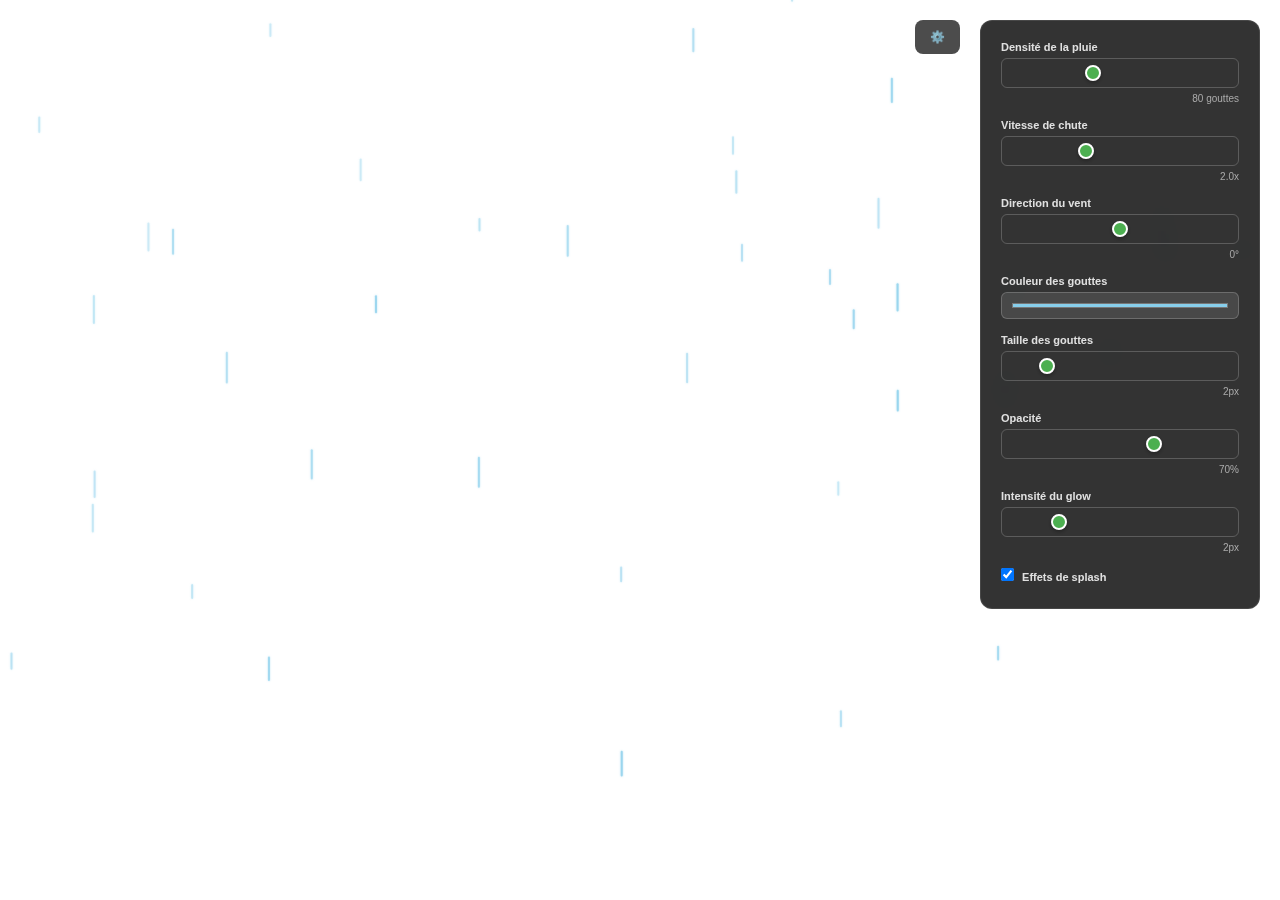
<file: rain.html>
<!DOCTYPE html>
<html lang="fr">
<head>
    <meta charset="UTF-8">
    <meta name="viewport" content="width=device-width, initial-scale=1.0">
    <title>🌧️ Rain Effect - MyWallpaper</title>
    <style>
        * {
            margin: 0;
            padding: 0;
            box-sizing: border-box;
        }

        body, html {
            height: 100vh;
            width: 100vw;
            overflow: hidden;
            background: transparent;
            font-family: 'Segoe UI', Tahoma, Geneva, Verdana, sans-serif;
        }

        #rainCanvas {
            position: absolute;
            top: 0;
            left: 0;
            width: 100%;
            height: 100%;
            z-index: 1000;
            pointer-events: none;
        }

        .controls {
            position: fixed;
            top: 20px;
            right: 20px;
            background: rgba(0, 0, 0, 0.8);
            color: white;
            padding: 20px;
            border-radius: 12px;
            backdrop-filter: blur(10px);
            border: 1px solid rgba(255, 255, 255, 0.1);
            min-width: 280px;
            z-index: 1001;
            font-size: 12px;
            transition: all 0.3s ease;
        }

        .controls:hover {
            background: rgba(0, 0, 0, 0.9);
        }

        .control-group {
            margin-bottom: 15px;
        }

        .control-group:last-child {
            margin-bottom: 0;
        }

        .control-label {
            display: block;
            margin-bottom: 5px;
            font-weight: 600;
            color: #e0e0e0;
            font-size: 11px;
        }

        .control-input {
            width: 100%;
            padding: 6px 8px;
            border: 1px solid rgba(255, 255, 255, 0.2);
            border-radius: 6px;
            background: rgba(255, 255, 255, 0.1);
            color: white;
            font-size: 12px;
            transition: border-color 0.3s ease;
        }

        .control-input:focus {
            outline: none;
            border-color: #4CAF50;
            box-shadow: 0 0 5px rgba(76, 175, 80, 0.3);
        }

        input[type="range"] {
            -webkit-appearance: none;
            background: transparent;
            cursor: pointer;
        }

        input[type="range"]::-webkit-slider-track {
            background: rgba(255, 255, 255, 0.2);
            height: 4px;
            border-radius: 2px;
        }

        input[type="range"]::-webkit-slider-thumb {
            -webkit-appearance: none;
            background: #4CAF50;
            height: 16px;
            width: 16px;
            border-radius: 50%;
            cursor: pointer;
            border: 2px solid white;
            box-shadow: 0 2px 4px rgba(0, 0, 0, 0.3);
        }

        .value-display {
            font-size: 10px;
            color: #aaa;
            text-align: right;
            margin-top: 2px;
        }

        .toggle-controls {
            position: fixed;
            top: 20px;
            right: 320px;
            background: rgba(0, 0, 0, 0.7);
            color: white;
            border: none;
            padding: 10px 15px;
            border-radius: 8px;
            cursor: pointer;
            font-size: 12px;
            z-index: 1002;
            transition: all 0.3s ease;
        }

        .toggle-controls:hover {
            background: rgba(0, 0, 0, 0.9);
        }

        .controls.hidden {
            transform: translateX(320px);
            opacity: 0;
        }
    </style>
</head>
<body>
    <canvas id="rainCanvas"></canvas>
    
    <button class="toggle-controls" onclick="toggleControls()">⚙️</button>
    
    <div class="controls" id="controls">
        <div class="control-group">
            <label class="control-label" for="intensity">Densité de la pluie</label>
            <input type="range" id="intensity" class="control-input" min="10" max="200" value="80" step="10">
            <div class="value-display" id="intensityValue">80 gouttes</div>
        </div>
        
        <div class="control-group">
            <label class="control-label" for="speed">Vitesse de chute</label>
            <input type="range" id="speed" class="control-input" min="0.5" max="5" value="2" step="0.1">
            <div class="value-display" id="speedValue">2.0x</div>
        </div>
        
        <div class="control-group">
            <label class="control-label" for="windDirection">Direction du vent</label>
            <input type="range" id="windDirection" class="control-input" min="-30" max="30" value="0" step="1">
            <div class="value-display" id="windValue">0°</div>
        </div>
        
        <div class="control-group">
            <label class="control-label" for="dropColor">Couleur des gouttes</label>
            <input type="color" id="dropColor" class="control-input" value="#87CEEB">
        </div>
        
        <div class="control-group">
            <label class="control-label" for="dropSize">Taille des gouttes</label>
            <input type="range" id="dropSize" class="control-input" min="1" max="8" value="2" step="1">
            <div class="value-display" id="sizeValue">2px</div>
        </div>
        
        <div class="control-group">
            <label class="control-label" for="opacity">Opacité</label>
            <input type="range" id="opacity" class="control-input" min="10" max="100" value="70" step="5">
            <div class="value-display" id="opacityValue">70%</div>
        </div>
        
        <div class="control-group">
            <label class="control-label" for="glowIntensity">Intensité du glow</label>
            <input type="range" id="glowIntensity" class="control-input" min="0" max="10" value="2" step="0.5">
            <div class="value-display" id="glowValue">2px</div>
        </div>
        
        <div class="control-group">
            <label class="control-label">
                <input type="checkbox" id="enableSplash" checked style="margin-right: 5px;">
                Effets de splash
            </label>
        </div>
    </div>

    <script>
        class RainEffect {
            constructor() {
                this.canvas = document.getElementById('rainCanvas');
                this.ctx = this.canvas.getContext('2d');
                this.raindrops = [];
                this.splashes = [];
                
                this.settings = {
                    intensity: 80,
                    speed: 2.0,
                    windDirection: 0,
                    dropColor: '#87CEEB',
                    dropSize: 2,
                    opacity: 70,
                    glowIntensity: 2,
                    enableSplash: true
                };
                
                this.initCanvas();
                this.initControls();
                this.createRaindrops();
                this.animate();
            }
            
            initCanvas() {
                this.resizeCanvas();
                window.addEventListener('resize', () => this.resizeCanvas());
            }
            
            resizeCanvas() {
                this.canvas.width = window.innerWidth;
                this.canvas.height = window.innerHeight;
            }
            
            initControls() {
                const controls = {
                    intensity: (value) => {
                        this.settings.intensity = parseInt(value);
                        document.getElementById('intensityValue').textContent = `${value} gouttes`;
                        this.adjustRaindropCount();
                    },
                    speed: (value) => {
                        this.settings.speed = parseFloat(value);
                        document.getElementById('speedValue').textContent = `${value}x`;
                    },
                    windDirection: (value) => {
                        this.settings.windDirection = parseInt(value);
                        document.getElementById('windValue').textContent = `${value}°`;
                    },
                    dropColor: (value) => {
                        this.settings.dropColor = value;
                    },
                    dropSize: (value) => {
                        this.settings.dropSize = parseInt(value);
                        document.getElementById('sizeValue').textContent = `${value}px`;
                    },
                    opacity: (value) => {
                        this.settings.opacity = parseInt(value);
                        document.getElementById('opacityValue').textContent = `${value}%`;
                    },
                    glowIntensity: (value) => {
                        this.settings.glowIntensity = parseFloat(value);
                        document.getElementById('glowValue').textContent = `${value}px`;
                    },
                    enableSplash: (checked) => {
                        this.settings.enableSplash = checked;
                    }
                };
                
                Object.keys(controls).forEach(key => {
                    const element = document.getElementById(key);
                    if (element) {
                        if (element.type === 'checkbox') {
                            element.addEventListener('change', (e) => controls[key](e.target.checked));
                        } else {
                            element.addEventListener('input', (e) => controls[key](e.target.value));
                        }
                    }
                });
            }
            
            createRaindrops() {
                this.raindrops = [];
                for (let i = 0; i < this.settings.intensity; i++) {
                    this.raindrops.push(this.createRaindrop());
                }
            }
            
            createRaindrop() {
                return {
                    x: Math.random() * (this.canvas.width + 200) - 100,
                    y: Math.random() * -this.canvas.height,
                    length: Math.random() * 20 + 10,
                    opacity: Math.random() * 0.6 + 0.4,
                    speed: Math.random() * 2 + 1
                };
            }
            
            adjustRaindropCount() {
                const currentCount = this.raindrops.length;
                const targetCount = this.settings.intensity;
                
                if (targetCount > currentCount) {
                    for (let i = currentCount; i < targetCount; i++) {
                        this.raindrops.push(this.createRaindrop());
                    }
                } else if (targetCount < currentCount) {
                    this.raindrops.splice(targetCount);
                }
            }
            
            createSplash(x, y) {
                if (!this.settings.enableSplash) return;
                
                for (let i = 0; i < 3; i++) {
                    this.splashes.push({
                        x: x + (Math.random() - 0.5) * 10,
                        y: y,
                        radius: 0,
                        maxRadius: Math.random() * 8 + 4,
                        life: 1,
                        decay: Math.random() * 0.05 + 0.02
                    });
                }
            }
            
            updateRaindrops() {
                const windOffset = Math.tan(this.settings.windDirection * Math.PI / 180);
                
                this.raindrops.forEach((drop, index) => {
                    drop.y += drop.speed * this.settings.speed * 3;
                    drop.x += windOffset * drop.speed * this.settings.speed;
                    
                    if (drop.y > this.canvas.height) {
                        this.createSplash(drop.x, this.canvas.height);
                        
                        drop.x = Math.random() * (this.canvas.width + 200) - 100;
                        drop.y = Math.random() * -100 - 100;
                        drop.length = Math.random() * 20 + 10;
                        drop.opacity = Math.random() * 0.6 + 0.4;
                        drop.speed = Math.random() * 2 + 1;
                    }
                });
            }
            
            updateSplashes() {
                this.splashes.forEach((splash, index) => {
                    splash.radius += 0.5;
                    splash.life -= splash.decay;
                    
                    if (splash.life <= 0 || splash.radius > splash.maxRadius) {
                        this.splashes.splice(index, 1);
                    }
                });
            }
            
            drawRaindrops() {
                const windOffset = Math.tan(this.settings.windDirection * Math.PI / 180) * 20;
                
                this.raindrops.forEach(drop => {
                    this.ctx.save();
                    
                    if (this.settings.glowIntensity > 0) {
                        this.ctx.shadowColor = this.settings.dropColor;
                        this.ctx.shadowBlur = this.settings.glowIntensity;
                    }
                    
                    this.ctx.strokeStyle = this.settings.dropColor;
                    this.ctx.lineWidth = this.settings.dropSize;
                    this.ctx.lineCap = 'round';
                    this.ctx.globalAlpha = (drop.opacity * this.settings.opacity) / 100;
                    
                    this.ctx.beginPath();
                    this.ctx.moveTo(drop.x, drop.y);
                    this.ctx.lineTo(drop.x + windOffset, drop.y + drop.length);
                    this.ctx.stroke();
                    
                    this.ctx.restore();
                });
            }
            
            drawSplashes() {
                this.splashes.forEach(splash => {
                    this.ctx.save();
                    
                    this.ctx.strokeStyle = this.settings.dropColor;
                    this.ctx.lineWidth = 1;
                    this.ctx.globalAlpha = splash.life * (this.settings.opacity / 100);
                    
                    this.ctx.beginPath();
                    this.ctx.arc(splash.x, splash.y, splash.radius, 0, Math.PI * 2);
                    this.ctx.stroke();
                    
                    this.ctx.restore();
                });
            }
            
            animate() {
                this.ctx.clearRect(0, 0, this.canvas.width, this.canvas.height);
                
                this.updateRaindrops();
                this.updateSplashes();
                
                this.drawRaindrops();
                this.drawSplashes();
                
                requestAnimationFrame(() => this.animate());
            }
        }
        
        function toggleControls() {
            const controls = document.getElementById('controls');
            controls.classList.toggle('hidden');
        }
        
        // Initialize rain effect when page loads
        document.addEventListener('DOMContentLoaded', () => {
            new RainEffect();
        });
        
        // Hide controls initially after 5 seconds
        setTimeout(() => {
            const controls = document.getElementById('controls');
            controls.classList.add('hidden');
        }, 5000);
    </script>
</body>
</html>
</file>
